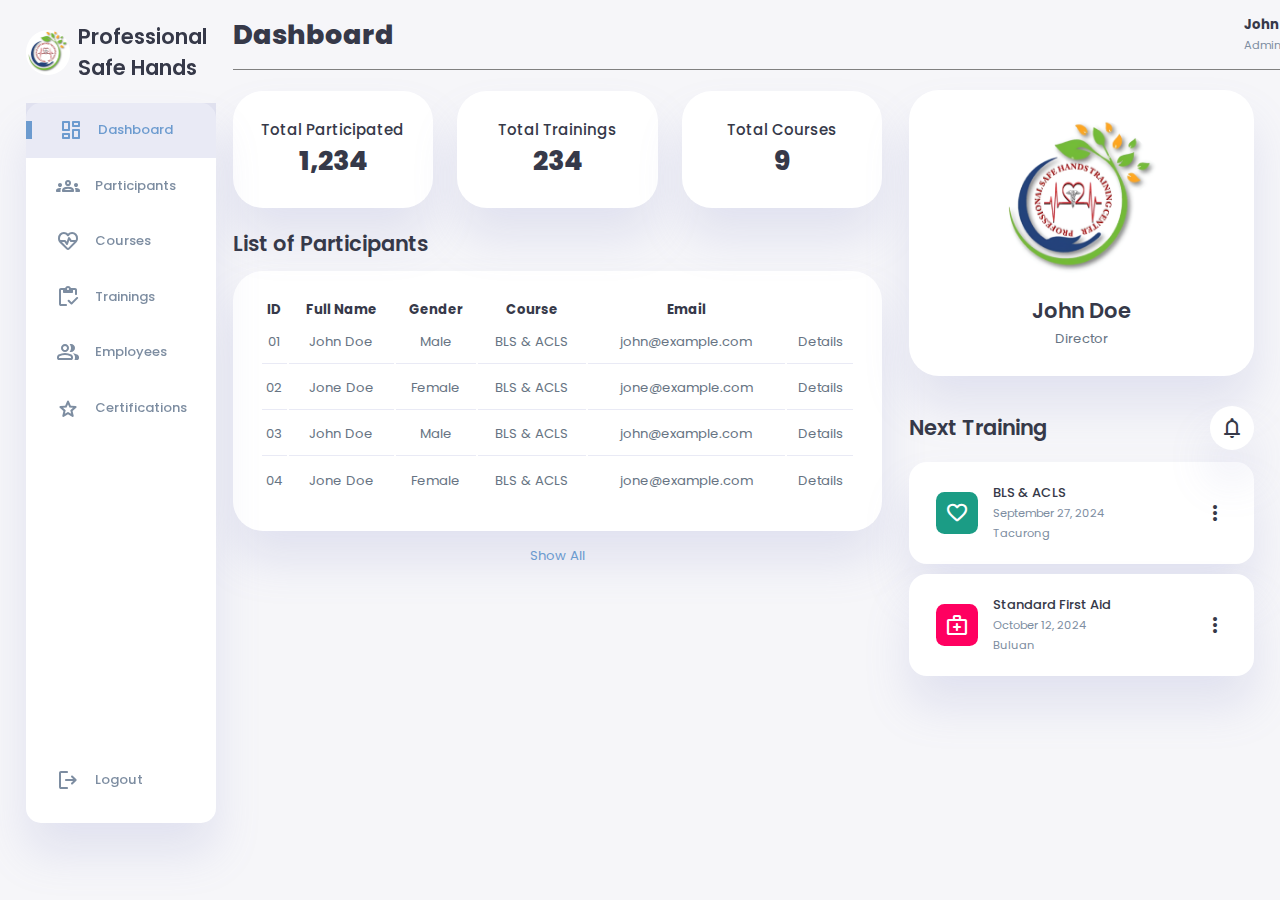
<file: index.html>
<!DOCTYPE html>
<html lang="en">
<head>
    <meta charset="UTF-8">
    <meta name="viewport" content="width=device-width, initial-scale=1.0">
    <link href="https://fonts.googleapis.com/css2?family=Material+Symbols+Rounded" rel="stylesheet" />
    <link rel="stylesheet" href="style.css">
    <title>Dashboard</title>
</head>
<body>
    <div class="container">
        <!-- Sidebar Section -->
        <aside>
            <div class="toggle">
                <div class="logo">
                    <img src="images/logo.png">
                    <h2>Professional Safe Hands</h2>
                </div>
                <div class="close" id="close-btn" >
                    <span class="material-symbols-rounded">
                        close
                        </span>
                </div>
            </div>

            <div class="sidebar">
                <a href="index.html" class="active">
                    <span class="material-symbols-rounded">
                        dashboard
                        </span>
                        <h3>Dashboard</h3>
                </a>
                <a href="participants.html">
                <span class="material-symbols-rounded">
                    groups
                    </span>
                        <h3>Participants</h3>
                </a>
                <a href="courses.html">
                    <span class="material-symbols-rounded">
                        ecg_heart
                        </span>
                        </span>
                            <h3>Courses</h3>
                    </a>
                <a href="trainings.html">
                    <span class="material-symbols-rounded">
                        inventory
                        </span>
                        <h3>Trainings</h3>
                </a>
                <a href="employees.html">
                    <span class="material-symbols-rounded">
                        group
                        </span>
                            <h3>Employees</h3>
                    </a>
                <a href="certifications.html">
                    <span class="material-symbols-rounded">
                        star
                        </span>
                            <h3>Certifications</h3>
                    </a>
                    <a href="#">
                        <span class="material-symbols-rounded">
                            logout
                            </span>
                        <h3>Logout</h3>
                    </a>
            </div>
        </aside>
        <!-- End of Sidebar Section -->

        <!-- Main Content -->
        <main>
            <div class="header">
                <h1>Dashboard</h1>
                <div class="nav">
                    <button id="menu-btn">
                        <span class="material-symbols-rounded">
                            menu
                            </span>
                    </button>
                    <!-- <div class="dark-mode">
                        <span class="material-symbols-rounded active">
                            light_mode
                            </span>
                        <span class="material-symbols-rounded">
                                dark_mode
                                </span>
                    </div> -->
    
                    <div class="profile">
                        <div class="info">
                            <p><b>John</b></p>
                            <small class="text-muted">Admin</small>
                        </div>
                    </div>
                </div>  
             </div>
            <!-- Analyze Section -->
            <div class="analyse">
                <div class="total-participated">
                    <div class="status">
                        <div class="info">
                            <h3>Total Participated</h3>
                            <h1>1,234</h1>
                        </div>
                    </div>
                </div>
                <div class="total-trainings">
                    <div class="status">
                        <div class="info">
                            <h3>Total Trainings</h3>
                            <h1>234</h1>
                        </div>
                        </div> 
                </div>
                <div class="total-courses">
                    <div class="status">
                        <div class="info">
                            <h3>Total Courses</h3>
                            <h1>9</h1>
                        </div>
                    </div> 
                </div>
            </div>
            <!-- End of Analyze Section -->

            <!-- List of Participants -->
            <div class="list-participants">
                <h2>List of Participants</h2>
                <table>
                    <thead>
                        <tr>
                            <th>ID</th>
                            <th>Full Name</th>
                            <th>Gender</th>
                            <th>Course</th>
                            <th>Email</th>
                            <th></th>
                        </tr>
                    </thead>
                    <tbody>
                        <tr>
                            <td>01</td>
                            <td>John Doe</td>
                            <td>Male</td>
                            <td>BLS & ACLS</td>
                            <td>john@example.com</td>
                            <td>Details</td>
                        </tr>
                        <tr></tr>
                            <td>02</td>
                            <td>Jone Doe</td>
                            <td>Female</td>
                            <td>BLS & ACLS</td>
                            <td>jone@example.com</td>
                            <td>Details</td>
                        </tr>
                        <tr></tr>
                            <td>03</td>
                            <td>John Doe</td>
                            <td>Male</td>
                            <td>BLS & ACLS</td>
                            <td>john@example.com</td>
                            <td>Details</td>
                        </tr>
                        <tr></tr>
                            <td>04</td>
                            <td>Jone Doe</td>
                            <td>Female</td>
                            <td>BLS & ACLS</td>
                            <td>jone@example.com</td>
                            <td>Details</td>
                        </tr>
                    </tbody>
                </table>
                <a href="#">Show All</a>
            </div>
            <!-- End List of Participants -->

        </main>
        <!-- End of Main -->

        <!-- Right Section -->

        <div class="right-section">
            <div class="user-profile">
                <div class="logo">
                    <img src="images/logo.png">
                    <h2>John Doe</h2>
                    <p>Director</p>
                </div>
            </div>

            <div class="next-training">
                <div class="header">
                    <h2>Next Training</h2>
                    <span class="material-symbols-rounded">
                        notifications
                        </span>
                </div>

                <div class="training">
                    <div class="icon">
                        <span class="material-symbols-rounded">
                            favorite
                            </span>
                    </div>
                    <div class="content">
                        <div class="info">
                            <h3>BLS & ACLS</h3>
                            <small class="text-muted">September 27, 2024</small>
                            <br>
                            <small class="text-muted">Tacurong</small>
                        </div>
                        <span class="material-symbols-rounded">
                            more_vert
                            </span>
                    </div>
                </div>

                <div class="training deactive">
                    <div class="icon">
                        <span class="material-symbols-rounded">
                            medical_services
                            </span>
                    </div>
                    <div class="content">
                        <div class="info">
                            <h3>Standard First Aid</h3>
                            <small class="text-muted">October 12, 2024</small>
                            <br>
                            <small class="text-muted">Buluan</small>
                        </div>
                        <span class="material-symbols-rounded">
                            more_vert
                            </span>
                    </div>
                </div>

            </div>
        </div>

    </div>
</body>
</html>
</file>
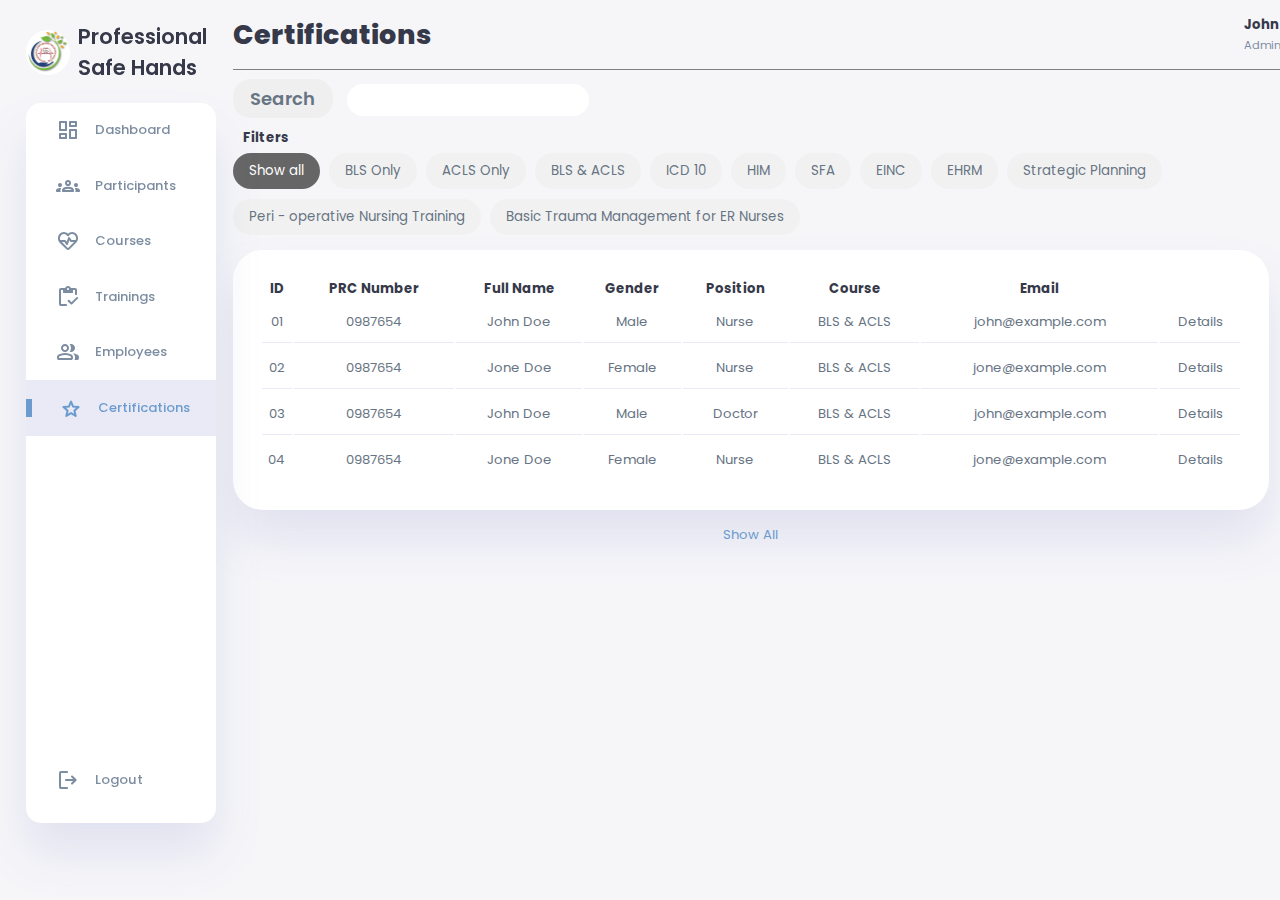
<file: certifications.html>
<!DOCTYPE html>
<html lang="en">
<head>
    <meta charset="UTF-8">
    <meta name="viewport" content="width=device-width, initial-scale=1.0">
    <link href="https://fonts.googleapis.com/css2?family=Material+Symbols+Rounded" rel="stylesheet" />
    <link rel="stylesheet" href="style.css">
    <link rel="stylesheet" href="participants.css">
    <title>Certifications</title>
</head>
<body>
    <div class="container">
        <!-- Sidebar Section -->
        <aside>
            <div class="toggle">
                <div class="logo">
                    <img src="images/logo.png">
                    <h2>Professional Safe Hands</h2>
                </div>
                <div class="close" id="close-btn" >
                    <span class="material-symbols-rounded">
                        close
                        </span>
                </div>
            </div>

            <div class="sidebar">
                <a href="index.html">
                    <span class="material-symbols-rounded">
                        dashboard
                        </span>
                        <h3>Dashboard</h3>
                </a>
                <a href="participants.html">
                <span class="material-symbols-rounded">
                    groups
                    </span>
                        <h3>Participants</h3>
                </a>
                <a href="courses.html">
                    <span class="material-symbols-rounded">
                        ecg_heart
                        </span>
                        </span>
                            <h3>Courses</h3>
                    </a>
                <a href="trainings.html">
                    <span class="material-symbols-rounded">
                        inventory
                        </span>
                        <h3>Trainings</h3>
                </a>
                <a href="employees.html">
                    <span class="material-symbols-rounded">
                        group
                        </span>
                            <h3>Employees</h3>
                    </a>
                <a href="certifications.html"  class="active">
                    <span class="material-symbols-rounded">
                        star
                        </span>
                            <h3>Certifications</h3>
                    </a>
                    <a href="#">
                        <span class="material-symbols-rounded">
                            logout
                            </span>
                        <h3>Logout</h3>
                    </a>
            </div>
        </aside>
        <!-- End of Sidebar Section -->

        <!-- Main Content -->
        
        <main>
            <!-- Header -->
            <div class="header">
                <h1>Certifications</h1>
                <div class="nav">
                    <button id="menu-btn">
                        <span class="material-symbols-rounded">
                            menu
                            </span>
                    </button>
                    <!-- <div class="dark-mode">
                        <span class="material-symbols-rounded active">
                            light_mode
                            </span>
                        <span class="material-symbols-rounded">
                                dark_mode
                                </span>
                    </div> -->
    
                    <div class="profile">
                        <div class="info">
                            <p><b>John</b></p>
                            <small class="text-muted">Admin</small>
                        </div>
                    </div>
                </div>  
             </div>

            <!-- List of Participants -->
            <div class="list-participants-participants">
                <div class="search-sort-container">
                    <div class="search-container">
                        <form action="#">
                            <button type="submit">Search</button>
                            <input type="text" name="search">
                        </form>
                      </div>
                      <div class="sort-container">
                        <!-- Add sort container in the future -->
                      </div>
                </div>
                  <h4 style="margin-left: 10px;">Filters</h4>
                  <div class="filter-container">
                    <button class="btn active" onclick="filterSelection('all')"> Show all</button>
                    <button class="btn" onclick="filterSelection('bls')"> BLS Only</button>
                    <button class="btn" onclick="filterSelection('acls')"> ACLS Only</button>
                    <button class="btn" onclick="filterSelection('blsalcs')"> BLS & ACLS</button>
                    <button class="btn" onclick="filterSelection('icd')"> ICD 10</button>
                    <button class="btn" onclick="filterSelection('him')"> HIM</button>
                    <button class="btn" onclick="filterSelection('sfa')"> SFA</button>
                    <button class="btn" onclick="filterSelection('einc')"> EINC</button>
                    <button class="btn" onclick="filterSelection('ehrm')"> EHRM</button>
                    <button class="btn" onclick="filterSelection('sp')"> Strategic Planning</button>
                    <button class="btn" onclick="filterSelection('po')"> Peri - operative Nursing Training</button>
                    <button class="btn" onclick="filterSelection('btm')"> Basic Trauma Management for ER Nurses</button>
                  </div>
                <table>
                    <thead>
                        <tr>
                            <th>ID</th>
                            <th>PRC Number</th>
                            <th>Full Name</th>
                            <th>Gender</th>
                            <th>Position</th>
                            <th>Course</th>
                            <th>Email</th>
                            <th></th>
                        </tr>
                    </thead>
                    <tbody>
                        <tr>
                            <td>01</td>
                            <td>0987654</td>
                            <td>John Doe</td>
                            <td>Male</td>
                            <td>Nurse</td>
                            <td>BLS & ACLS</td>
                            <td>john@example.com</td>
                            <td>Details</td>
                        </tr>
                        <tr></tr>
                            <td>02</td>
                            <td>0987654</td>
                            <td>Jone Doe</td>
                            <td>Female</td>
                            <td>Nurse</td>
                            <td>BLS & ACLS</td>
                            <td>jone@example.com</td>
                            <td>Details</td>
                        </tr>
                        <tr></tr>
                            <td>03</td>
                            <td>0987654</td>
                            <td>John Doe</td>
                            <td>Male</td>
                            <td>Doctor</td>
                            <td>BLS & ACLS</td>
                            <td>john@example.com</td>
                            <td>Details</td>
                        </tr>
                        <tr></tr>
                            <td>04</td>
                            <td>0987654</td>
                            <td>Jone Doe</td>
                            <td>Female</td>
                            <td>Nurse</td>
                            <td>BLS & ACLS</td>
                            <td>jone@example.com</td>
                            <td>Details</td>
                        </tr>
                    </tbody>
                </table>
                <a href="#">Show All</a>
            </div>
            <!-- End List of Participants -->

        </main>
        <!-- End of Main -->

    </div>
</body>
</html>
</file>
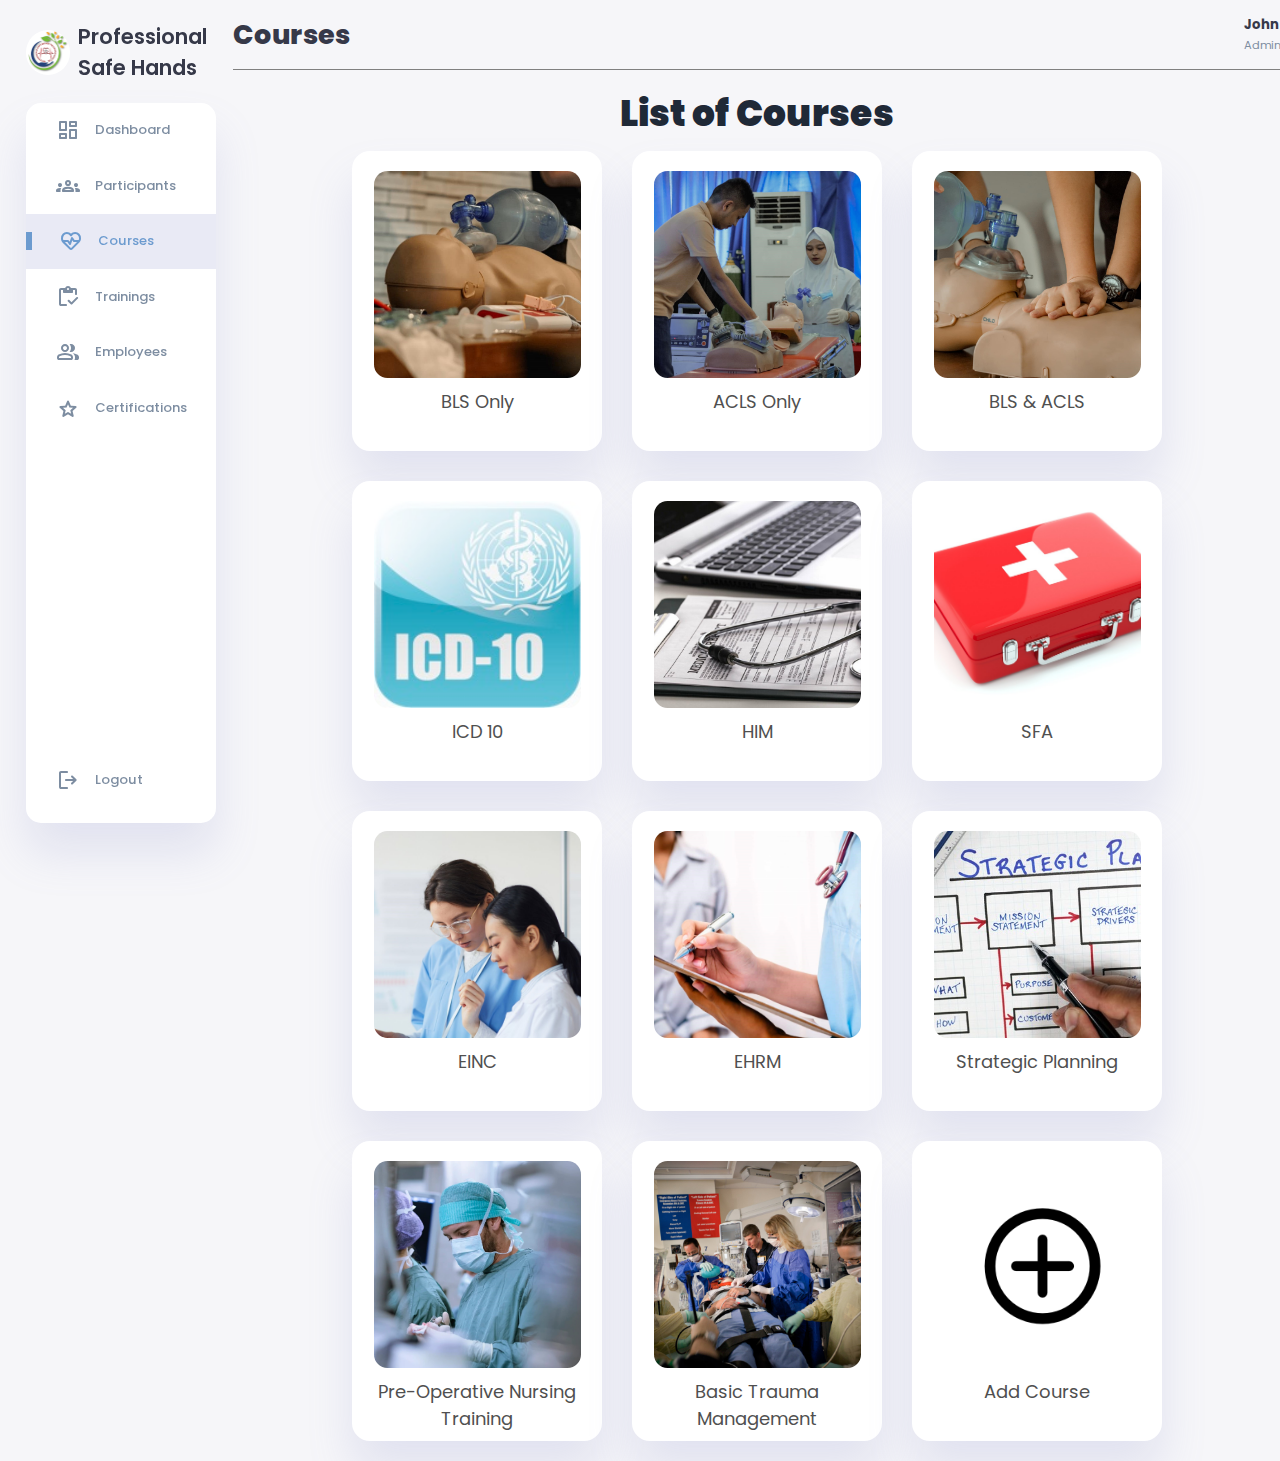
<file: courses.html>
<!DOCTYPE html>
<html lang="en">
<head>
    <meta charset="UTF-8">
    <meta name="viewport" content="width=device-width, initial-scale=1.0">
    <link href="https://fonts.googleapis.com/css2?family=Material+Symbols+Rounded" rel="stylesheet" />
    <link rel="stylesheet" href="style.css">
    <link rel="stylesheet" href="courses.css">
    <title>Courses</title>
</head>
<body>
    <div class="container">
        <!-- Sidebar Section -->
        <aside>
            <div class="toggle">
                <div class="logo">
                    <img src="images/logo.png">
                    <h2>Professional Safe Hands</h2>
                </div>
                <div class="close" id="close-btn" >
                    <span class="material-symbols-rounded">
                        close
                        </span>
                </div>
            </div>

            <div class="sidebar">
                <a href="index.html">
                    <span class="material-symbols-rounded">
                        dashboard
                        </span>
                        <h3>Dashboard</h3>
                </a>
                <a href="participants.html">
                <span class="material-symbols-rounded">
                    groups
                    </span>
                        <h3>Participants</h3>
                </a>
                <a href="courses.html"  class="active">
                    <span class="material-symbols-rounded">
                        ecg_heart
                        </span>
                        </span>
                            <h3>Courses</h3>
                    </a>
                <a href="trainings.html">
                    <span class="material-symbols-rounded">
                        inventory
                        </span>
                        <h3>Trainings</h3>
                </a>
                <a href="employees.html">
                    <span class="material-symbols-rounded">
                        group
                        </span>
                            <h3>Employees</h3>
                    </a>
                <a href="certifications.html">
                    <span class="material-symbols-rounded">
                        star
                        </span>
                            <h3>Certifications</h3>
                    </a>
                    <a href="#">
                        <span class="material-symbols-rounded">
                            logout
                            </span>
                        <h3>Logout</h3>
                    </a>
            </div>
        </aside>
        <!-- End of Sidebar Section -->

        <!-- Main Content -->
        
        <main>
            <!-- Header -->
            <div class="header">
                <h1>Courses</h1>
                <div class="nav">
                    <button id="menu-btn">
                        <span class="material-symbols-rounded">
                            menu
                            </span>
                    </button>
                    <!-- <div class="dark-mode">
                        <span class="material-symbols-rounded active">
                            light_mode
                            </span>
                        <span class="material-symbols-rounded">
                                dark_mode
                                </span>
                    </div> -->
    
                    <div class="profile">
                        <div class="info">
                            <p><b>John</b></p>
                            <small class="text-muted">Admin</small>
                        </div>
                    </div>
                </div>  
             </div>

            <!-- List of Courses -->
            <div class="course-section">
                <div class="course-container">
                    <h2 class="course-header">List of Courses</h2>
                    <div class="course-gallery">
                        <div class="course-card">
                            <img class="course-img" src="images/bls.jpg">       
                            <p class="course-text">BLS Only</p>          
                        </div>
                        <div class="course-card">
                            <img class="course-img" src="images/acls.jpg">
                            <p class="course-text">ACLS Only</p>
                        </div>
                        <div class="course-card">
                            <img class="course-img" src="images/blsacls.jpg">
                            <p class="course-text">BLS & ACLS</p>
                        </div>
                        <div class="course-card">
                            <img class="course-img" src="images/icd10.jpeg" >
                            <p class="course-text">ICD 10</p>
                        </div>
                        <div class="course-card">
                            <img class="course-img" src="images/him.jpg">
                            <p class="course-text">HIM</p>
                        </div>
                        <div class="course-card">
                            <img class="course-img" src="images/first-aid.jpg">
                            <p class="course-text">SFA</p>
                        </div>
                        <div class="course-card">
                            <img class="course-img" src="images/einc.jpg">
                            <p class="course-text">EINC</p>
                        </div>
                        <div class="course-card">
                            <img class="course-img" src="images/ehrm.jpg" >
                            <p class="course-text">EHRM</p>
                        </div>
                        <div class="course-card">
                            <img class="course-img" src="images/strategicplanning.jpg" >
                            <p class="course-text">Strategic Planning</p>
                        </div>
                        <div class="course-card">
                            <img class="course-img" src="images/perioperative2.jpg" >
                            <p class="course-text">Pre-Operative Nursing Training</p>
                        </div>
                        <div class="course-card">
                            <img class="course-img" src="images/trauma.jpg" >
                            <p class="course-text">Basic Trauma Management</p>
                        </div>
                        <div class="course-card">
                            <img class="course-img" src="images/add.png" >
                            <p class="course-text">Add Course</p>
                        </div>
                    </div>
             </div>
            <!-- End List of Courses -->

        </main>
        <!-- End of Main -->

    </div>
</body>
</html>
</file>
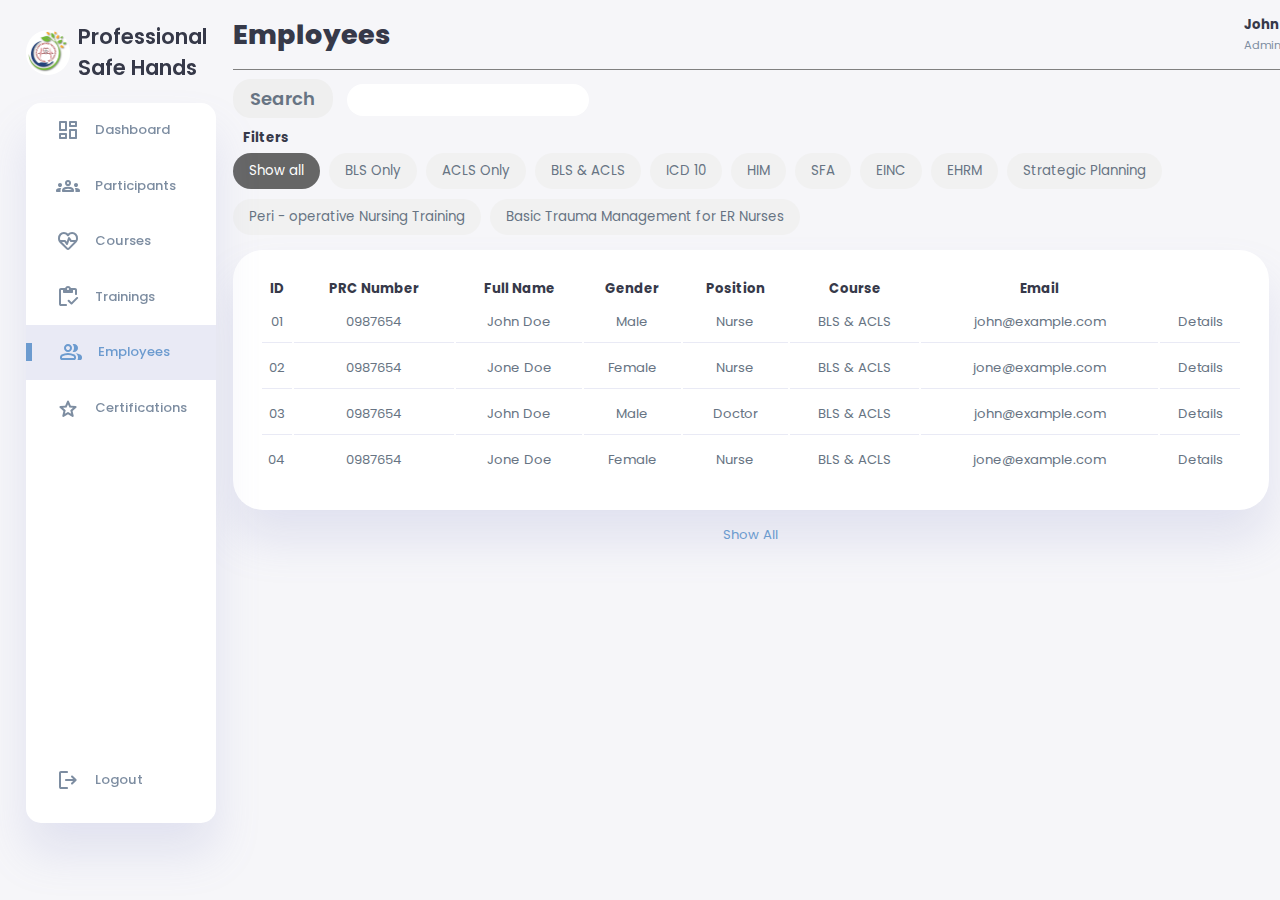
<file: employees.html>
<!DOCTYPE html>
<html lang="en">
<head>
    <meta charset="UTF-8">
    <meta name="viewport" content="width=device-width, initial-scale=1.0">
    <link href="https://fonts.googleapis.com/css2?family=Material+Symbols+Rounded" rel="stylesheet" />
    <link rel="stylesheet" href="style.css">
    <link rel="stylesheet" href="participants.css">
    <title>Employees</title>
</head>
<body>
    <div class="container">
        <!-- Sidebar Section -->
        <aside>
            <div class="toggle">
                <div class="logo">
                    <img src="images/logo.png">
                    <h2>Professional Safe Hands</h2>
                </div>
                <div class="close" id="close-btn" >
                    <span class="material-symbols-rounded">
                        close
                        </span>
                </div>
            </div>

            <div class="sidebar">
                <a href="index.html">
                    <span class="material-symbols-rounded">
                        dashboard
                        </span>
                        <h3>Dashboard</h3>
                </a>
                <a href="participants.html">
                <span class="material-symbols-rounded">
                    groups
                    </span>
                        <h3>Participants</h3>
                </a>
                <a href="courses.html">
                    <span class="material-symbols-rounded">
                        ecg_heart
                        </span>
                        </span>
                            <h3>Courses</h3>
                    </a>
                <a href="trainings.html">
                    <span class="material-symbols-rounded">
                        inventory
                        </span>
                        <h3>Trainings</h3>
                </a>
                <a href="employees.html"  class="active">
                    <span class="material-symbols-rounded">
                        group
                        </span>
                            <h3>Employees</h3>
                    </a>
                <a href="certifications.html">
                    <span class="material-symbols-rounded">
                        star
                        </span>
                            <h3>Certifications</h3>
                    </a>
                    <a href="#">
                        <span class="material-symbols-rounded">
                            logout
                            </span>
                        <h3>Logout</h3>
                    </a>
            </div>
        </aside>
        <!-- End of Sidebar Section -->

        <!-- Main Content -->
        
        <main>
            <!-- Header -->
            <div class="header">
                <h1>Employees</h1>
                <div class="nav">
                    <button id="menu-btn">
                        <span class="material-symbols-rounded">
                            menu
                            </span>
                    </button>
                    <!-- <div class="dark-mode">
                        <span class="material-symbols-rounded active">
                            light_mode
                            </span>
                        <span class="material-symbols-rounded">
                                dark_mode
                                </span>
                    </div> -->
    
                    <div class="profile">
                        <div class="info">
                            <p><b>John</b></p>
                            <small class="text-muted">Admin</small>
                        </div>
                    </div>
                </div>  
             </div>

            <!-- List of Participants -->
            <div class="list-participants-participants">
                <div class="search-sort-container">
                    <div class="search-container">
                        <form action="#">
                            <button type="submit">Search</button>
                            <input type="text" name="search">
                        </form>
                      </div>
                      <div class="sort-container">
                        <!-- Add sort container in the future -->
                      </div>
                </div>
                  <h4 style="margin-left: 10px;">Filters</h4>
                  <div class="filter-container">
                    <button class="btn active" onclick="filterSelection('all')"> Show all</button>
                    <button class="btn" onclick="filterSelection('bls')"> BLS Only</button>
                    <button class="btn" onclick="filterSelection('acls')"> ACLS Only</button>
                    <button class="btn" onclick="filterSelection('blsalcs')"> BLS & ACLS</button>
                    <button class="btn" onclick="filterSelection('icd')"> ICD 10</button>
                    <button class="btn" onclick="filterSelection('him')"> HIM</button>
                    <button class="btn" onclick="filterSelection('sfa')"> SFA</button>
                    <button class="btn" onclick="filterSelection('einc')"> EINC</button>
                    <button class="btn" onclick="filterSelection('ehrm')"> EHRM</button>
                    <button class="btn" onclick="filterSelection('sp')"> Strategic Planning</button>
                    <button class="btn" onclick="filterSelection('po')"> Peri - operative Nursing Training</button>
                    <button class="btn" onclick="filterSelection('btm')"> Basic Trauma Management for ER Nurses</button>
                  </div>
                <table>
                    <thead>
                        <tr>
                            <th>ID</th>
                            <th>PRC Number</th>
                            <th>Full Name</th>
                            <th>Gender</th>
                            <th>Position</th>
                            <th>Course</th>
                            <th>Email</th>
                            <th></th>
                        </tr>
                    </thead>
                    <tbody>
                        <tr>
                            <td>01</td>
                            <td>0987654</td>
                            <td>John Doe</td>
                            <td>Male</td>
                            <td>Nurse</td>
                            <td>BLS & ACLS</td>
                            <td>john@example.com</td>
                            <td>Details</td>
                        </tr>
                        <tr></tr>
                            <td>02</td>
                            <td>0987654</td>
                            <td>Jone Doe</td>
                            <td>Female</td>
                            <td>Nurse</td>
                            <td>BLS & ACLS</td>
                            <td>jone@example.com</td>
                            <td>Details</td>
                        </tr>
                        <tr></tr>
                            <td>03</td>
                            <td>0987654</td>
                            <td>John Doe</td>
                            <td>Male</td>
                            <td>Doctor</td>
                            <td>BLS & ACLS</td>
                            <td>john@example.com</td>
                            <td>Details</td>
                        </tr>
                        <tr></tr>
                            <td>04</td>
                            <td>0987654</td>
                            <td>Jone Doe</td>
                            <td>Female</td>
                            <td>Nurse</td>
                            <td>BLS & ACLS</td>
                            <td>jone@example.com</td>
                            <td>Details</td>
                        </tr>
                    </tbody>
                </table>
                <a href="#">Show All</a>
            </div>
            <!-- End List of Participants -->

        </main>
        <!-- End of Main -->

    </div>
</body>
</html>
</file>
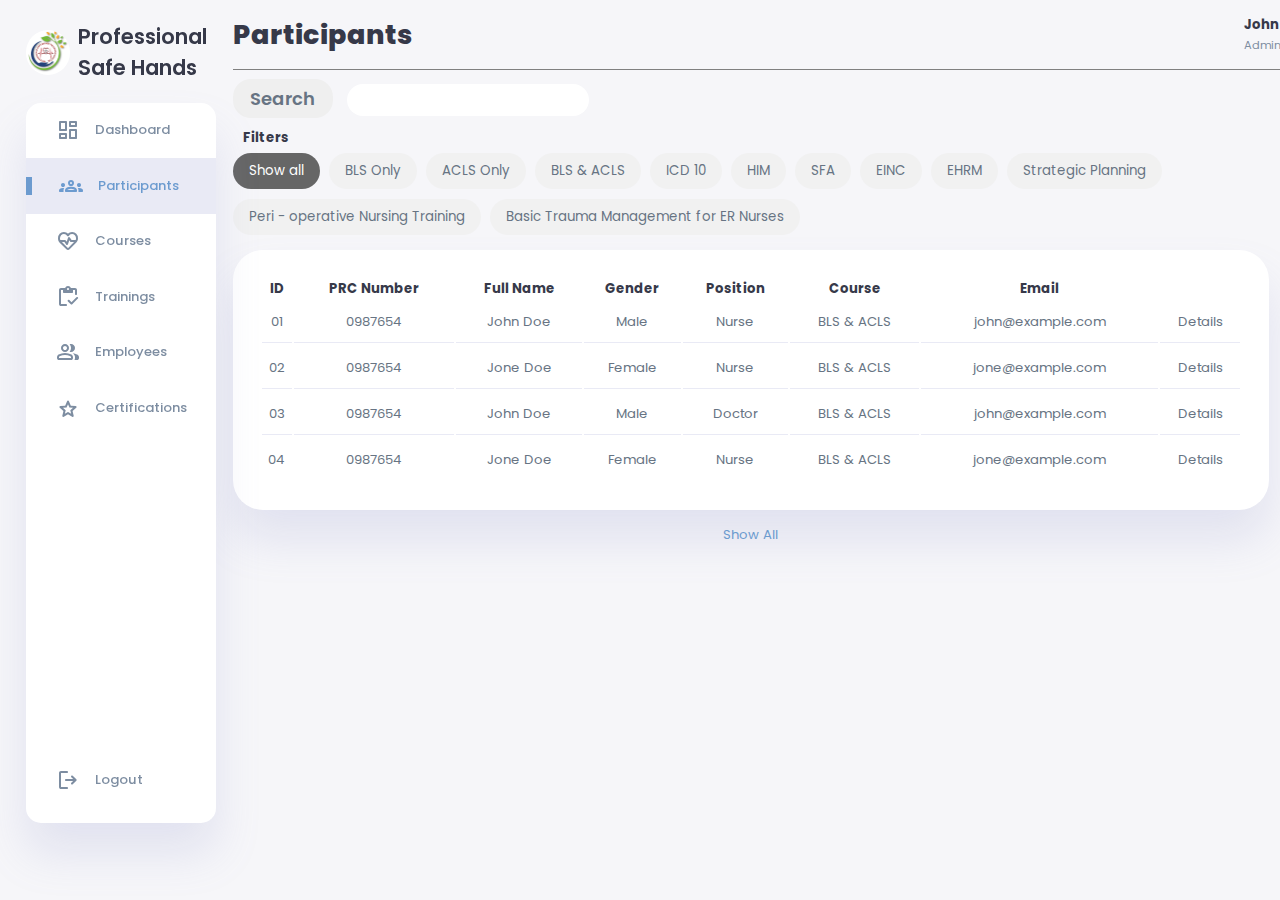
<file: participants.html>
<!DOCTYPE html>
<html lang="en">
<head>
    <meta charset="UTF-8">
    <meta name="viewport" content="width=device-width, initial-scale=1.0">
    <link href="https://fonts.googleapis.com/css2?family=Material+Symbols+Rounded" rel="stylesheet" />
    <link rel="stylesheet" href="style.css">
    <link rel="stylesheet" href="participants.css">
    <title>Participants</title>
</head>
<body>
    <div class="container">
        <!-- Sidebar Section -->
        <aside>
            <div class="toggle">
                <div class="logo">
                    <img src="images/logo.png">
                    <h2>Professional Safe Hands</h2>
                </div>
                <div class="close" id="close-btn" >
                    <span class="material-symbols-rounded">
                        close
                        </span>
                </div>
            </div>

            <div class="sidebar">
                <a href="index.html">
                    <span class="material-symbols-rounded">
                        dashboard
                        </span>
                        <h3>Dashboard</h3>
                </a>
                <a href="participants.html" class="active">
                <span class="material-symbols-rounded">
                    groups
                    </span>
                        <h3>Participants</h3>
                </a>
                <a href="courses.html">
                    <span class="material-symbols-rounded">
                        ecg_heart
                        </span>
                        </span>
                            <h3>Courses</h3>
                    </a>
                <a href="trainings.html">
                    <span class="material-symbols-rounded">
                        inventory
                        </span>
                        <h3>Trainings</h3>
                </a>
                <a href="employees.html">
                    <span class="material-symbols-rounded">
                        group
                        </span>
                            <h3>Employees</h3>
                    </a>
                <a href="certifications.html">
                    <span class="material-symbols-rounded">
                        star
                        </span>
                            <h3>Certifications</h3>
                    </a>
                    <a href="#">
                        <span class="material-symbols-rounded">
                            logout
                            </span>
                        <h3>Logout</h3>
                    </a>
            </div>
        </aside>
        <!-- End of Sidebar Section -->

        <!-- Main Content -->
        
        <main>
            <!-- Header -->
            <div class="header">
                <h1>Participants</h1>
                <div class="nav">
                    <button id="menu-btn">
                        <span class="material-symbols-rounded">
                            menu
                            </span>
                    </button>
                    <!-- <div class="dark-mode">
                        <span class="material-symbols-rounded active">
                            light_mode
                            </span>
                        <span class="material-symbols-rounded">
                                dark_mode
                                </span>
                    </div> -->
    
                    <div class="profile">
                        <div class="info">
                            <p><b>John</b></p>
                            <small class="text-muted">Admin</small>
                        </div>
                    </div>
                </div>  
             </div>

            <!-- List of Participants -->
            <div class="list-participants-participants">
                <div class="search-sort-container">
                    <div class="search-container">
                        <form action="#">
                            <button type="submit">Search</button>
                            <input type="text" name="search">
                        </form>
                      </div>
                      <div class="sort-container">
                        <!-- Add sort container in the future -->
                      </div>
                </div>
                  <h4 style="margin-left: 10px;">Filters</h4>
                  <div class="filter-container">
                    <button class="btn active" onclick="filterSelection('all')"> Show all</button>
                    <button class="btn" onclick="filterSelection('bls')"> BLS Only</button>
                    <button class="btn" onclick="filterSelection('acls')"> ACLS Only</button>
                    <button class="btn" onclick="filterSelection('blsalcs')"> BLS & ACLS</button>
                    <button class="btn" onclick="filterSelection('icd')"> ICD 10</button>
                    <button class="btn" onclick="filterSelection('him')"> HIM</button>
                    <button class="btn" onclick="filterSelection('sfa')"> SFA</button>
                    <button class="btn" onclick="filterSelection('einc')"> EINC</button>
                    <button class="btn" onclick="filterSelection('ehrm')"> EHRM</button>
                    <button class="btn" onclick="filterSelection('sp')"> Strategic Planning</button>
                    <button class="btn" onclick="filterSelection('po')"> Peri - operative Nursing Training</button>
                    <button class="btn" onclick="filterSelection('btm')"> Basic Trauma Management for ER Nurses</button>
                  </div>
                <table>
                    <thead>
                        <tr>
                            <th>ID</th>
                            <th>PRC Number</th>
                            <th>Full Name</th>
                            <th>Gender</th>
                            <th>Position</th>
                            <th>Course</th>
                            <th>Email</th>
                            <th></th>
                        </tr>
                    </thead>
                    <tbody>
                        <tr>
                            <td>01</td>
                            <td>0987654</td>
                            <td>John Doe</td>
                            <td>Male</td>
                            <td>Nurse</td>
                            <td>BLS & ACLS</td>
                            <td>john@example.com</td>
                            <td>Details</td>
                        </tr>
                        <tr></tr>
                            <td>02</td>
                            <td>0987654</td>
                            <td>Jone Doe</td>
                            <td>Female</td>
                            <td>Nurse</td>
                            <td>BLS & ACLS</td>
                            <td>jone@example.com</td>
                            <td>Details</td>
                        </tr>
                        <tr></tr>
                            <td>03</td>
                            <td>0987654</td>
                            <td>John Doe</td>
                            <td>Male</td>
                            <td>Doctor</td>
                            <td>BLS & ACLS</td>
                            <td>john@example.com</td>
                            <td>Details</td>
                        </tr>
                        <tr></tr>
                            <td>04</td>
                            <td>0987654</td>
                            <td>Jone Doe</td>
                            <td>Female</td>
                            <td>Nurse</td>
                            <td>BLS & ACLS</td>
                            <td>jone@example.com</td>
                            <td>Details</td>
                        </tr>
                    </tbody>
                </table>
                <a href="#">Show All</a>
            </div>
            <!-- End List of Participants -->

        </main>
        <!-- End of Main -->

    </div>
</body>
</html>
</file>
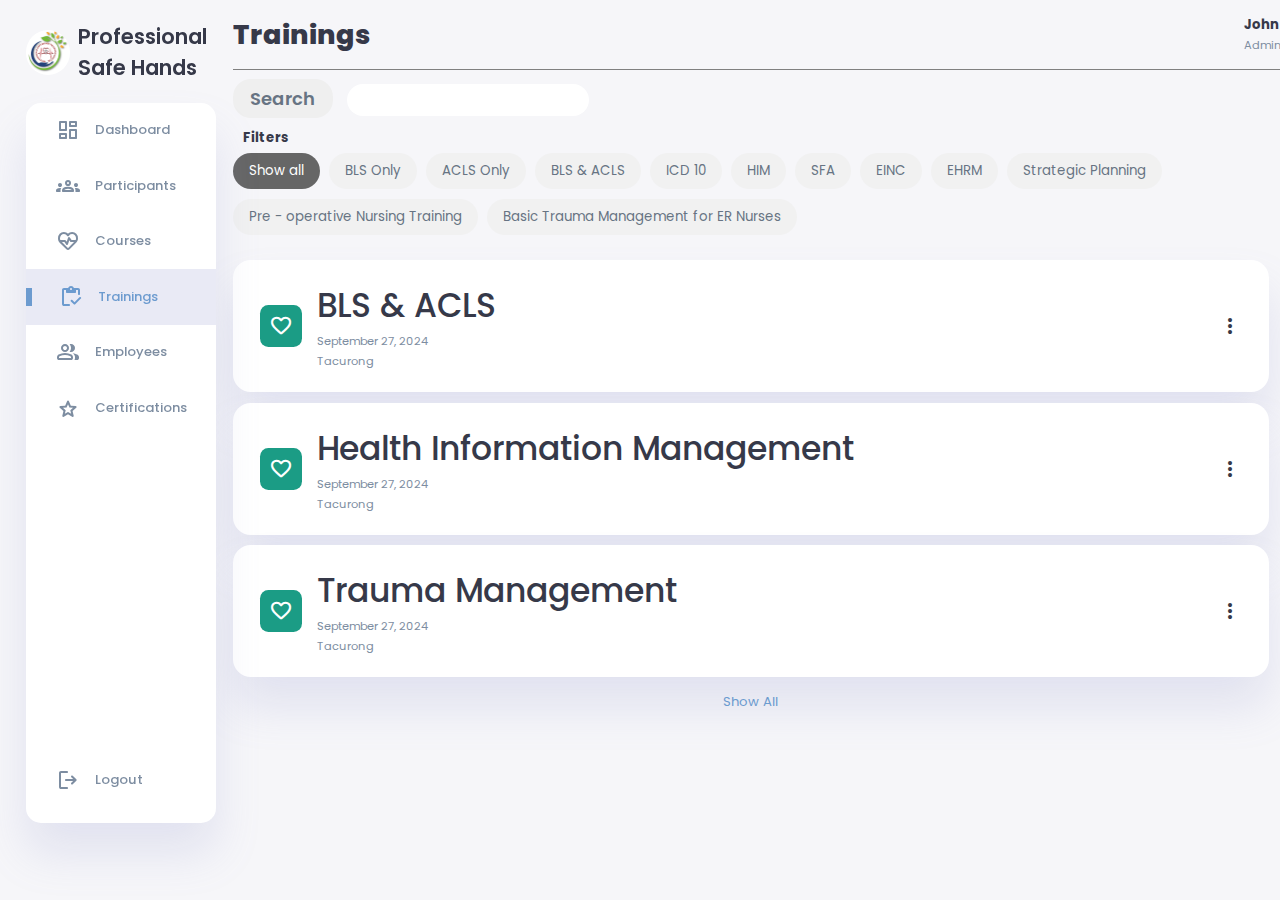
<file: trainings.html>
<!DOCTYPE html>
<html lang="en">
<head>
    <meta charset="UTF-8">
    <meta name="viewport" content="width=device-width, initial-scale=1.0">
    <link href="https://fonts.googleapis.com/css2?family=Material+Symbols+Rounded" rel="stylesheet" />
    <link rel="stylesheet" href="style.css">
    <link rel="stylesheet" href="participants.css">
    <link rel="stylesheet" href="trainings.css">
    <title>Trainings</title>
</head>
<body>
    <div class="container">
        <!-- Sidebar Section -->
        <aside>
            <div class="toggle">
                <div class="logo">
                    <img src="images/logo.png">
                    <h2>Professional Safe Hands</h2>
                </div>
                <div class="close" id="close-btn" >
                    <span class="material-symbols-rounded">
                        close
                        </span>
                </div>
            </div>

            <div class="sidebar">
                <a href="index.html">
                    <span class="material-symbols-rounded">
                        dashboard
                        </span>
                        <h3>Dashboard</h3>
                </a>
                <a href="participants.html">
                <span class="material-symbols-rounded">
                    groups
                    </span>
                        <h3>Participants</h3>
                </a>
                <a href="courses.html">
                    <span class="material-symbols-rounded">
                        ecg_heart
                        </span>
                        </span>
                            <h3>Courses</h3>
                    </a>
                <a href="trainings.html"  class="active">
                    <span class="material-symbols-rounded">
                        inventory
                        </span>
                        <h3>Trainings</h3>
                </a>
                <a href="employees.html">
                    <span class="material-symbols-rounded">
                        group
                        </span>
                            <h3>Employees</h3>
                    </a>
                <a href="certifications.html">
                    <span class="material-symbols-rounded">
                        star
                        </span>
                            <h3>Certifications</h3>
                    </a>
                    <a href="#">
                        <span class="material-symbols-rounded">
                            logout
                            </span>
                        <h3>Logout</h3>
                    </a>
            </div>
        </aside>
        <!-- End of Sidebar Section -->

        <!-- Main Content -->
        
        <main>
            <!-- Header -->
            <div class="header">
                <h1>Trainings</h1>
                <div class="nav">
                    <button id="menu-btn">
                        <span class="material-symbols-rounded">
                            menu
                            </span>
                    </button>
                    <!-- <div class="dark-mode">
                        <span class="material-symbols-rounded active">
                            light_mode
                            </span>
                        <span class="material-symbols-rounded">
                                dark_mode
                                </span>
                    </div> -->
    
                    <div class="profile">
                        <div class="info">
                            <p><b>John</b></p>
                            <small class="text-muted">Admin</small>
                        </div>
                    </div>
                </div>  
             </div>

            <!-- List of Participants -->
            <div class="list-participants-participants">
                <div class="search-sort-container">
                    <div class="search-container">
                        <form action="#">
                            <button type="submit">Search</button>
                            <input type="text" name="search">
                        </form>
                      </div>
                      <div class="sort-container">
                        <!-- Add sort container in the future -->
                      </div>
                </div>
                  <h4 style="margin-left: 10px;">Filters</h4>
                  <div class="filter-container">
                    <button class="btn active" onclick="filterSelection('all')"> Show all</button>
                    <button class="btn" onclick="filterSelection('bls')"> BLS Only</button>
                    <button class="btn" onclick="filterSelection('acls')"> ACLS Only</button>
                    <button class="btn" onclick="filterSelection('blsalcs')"> BLS & ACLS</button>
                    <button class="btn" onclick="filterSelection('icd')"> ICD 10</button>
                    <button class="btn" onclick="filterSelection('him')"> HIM</button>
                    <button class="btn" onclick="filterSelection('sfa')"> SFA</button>
                    <button class="btn" onclick="filterSelection('einc')"> EINC</button>
                    <button class="btn" onclick="filterSelection('ehrm')"> EHRM</button>
                    <button class="btn" onclick="filterSelection('sp')"> Strategic Planning</button>
                    <button class="btn" onclick="filterSelection('po')"> Pre - operative Nursing Training</button>
                    <button class="btn" onclick="filterSelection('btm')"> Basic Trauma Management for ER Nurses</button>
                </div>
                <br>
                    <div class="training">
                        <div class="icon">
                            <span class="material-symbols-rounded">
                                favorite
                                </span>
                        </div>
                        <div class="content">
                            <div class="info">
                                <h3>BLS & ACLS</h3>
                                <small class="text-muted">September 27, 2024</small>
                                <br>
                                <small class="text-muted">Tacurong</small>
                            </div>
                            <span class="material-symbols-rounded">
                                more_vert
                                </span>
                        </div>
                    </div>
                
                <div class="training">
                    <div class="icon">
                        <span class="material-symbols-rounded">
                            favorite
                            </span>
                    </div>
                    <div class="content">
                        <div class="info">
                            <h3>Health Information Management</h3>
                            <small class="text-muted">September 27, 2024</small>
                            <br>
                            <small class="text-muted">Tacurong</small>
                        </div>
                        <span class="material-symbols-rounded">
                            more_vert
                            </span>
                    </div>
                </div>
                <div class="training">
                    <div class="icon">
                        <span class="material-symbols-rounded">
                            favorite
                            </span>
                    </div>
                    <div class="content">
                        <div class="info">
                            <h3>Trauma Management</h3>
                            <small class="text-muted">September 27, 2024</small>
                            <br>
                            <small class="text-muted">Tacurong</small>
                        </div>
                        <span class="material-symbols-rounded">
                            more_vert
                            </span>
                    </div>
                </div>
                <a href="#">Show All</a>
            </div>
            <!-- End List of Participants -->

        </main>
        <!-- End of Main -->

    </div>
</body>
</html>
</file>
<file: style.css>
@import url('https://fonts.googleapis.com/css2?family=Poppins:wght@300;400;500;600;700;800&display=swap');

:root{
    --color-primary: #6C9BCF;
    --color-danger: #FF0060;
    --color-success: #1B9C85;
    --color-warning: #F7D060;
    --color-white: #fff;
    --color-info-dark: #7d8da1;
    --color-dark: #363949;
    --color-light: rgba(132, 139, 200, 0.18);
    --color-dark-variant: #677483;
    --color-background: #f6f6f9;

    --card-border-radius: 2rem;
    --border-radius-1: 0.4rem;
    --border-radius-2: 1.2rem;

    --card-padding: 1.8rem;
    --padding-1: 1.2rem;

    --box-shadow: 0 2rem 3rem var(--color-light);
}

.dark-mode-variables{
    --color-background: #181a1e;
    --color-white: #202528;
    --color-dark: #edeffd;
    --color-dark-variant: #a3bdcc;
    --color-light: rgba(0, 0, 0, 0.4);
    --box-shadow: 0 2rem 3rem var(--color-light);
}

body::-webkit-scrollbar {
    display: none;
  }

*{
    margin: 0;
    padding: 0;
    outline: 0;
    appearance: 0;
    border: 0;
    text-decoration: none;
    box-sizing: border-box;
}

html {
    font-size: 15px;
}

body {
    width: 100vw;
    height: 100vh;
    font-family: 'Poppins', sans-serif;
    font-size: 0.88rem;
    user-select: none;
    overflow-x: hidden;
    color: var(--color-dark);
    background-color: var(--color-background);
}

a {
    color: var(--color-dark);
}

img {
    display: block;
    width: 100%;
    object-fit: cover;
}

h1 {
    font-weight: 800;
    font-size: 1.8rem;
}

h2 {
    font-weight: 600;
    font-size: 1.4rem;
}

h3 {
    font-weight: 500;
    font-size: 0.87rem;
}

small {
    font-size: 0.76rem;
}

p {
    color: var(--color-dark-variant);
}

b {
    color: var(--color-dark);
}

.text-muted {
    color: var(--color-info-dark);
}

.primary {
    color: var(--color-primary);
}

.danger {
    color: var(--color-danger);
}

.succes {
    color: var(--color-success);
}

.warning {
    color: var(--color-warning);
}

.container {
    position: relative;
    display: grid;
    width: 96%;
    margin: 0 auto;
    gap: 1.8rem;
    grid-template-columns: 12rem auto 23rem;
}

aside {
    height: 100vh;
}

aside .toggle {
    display: flex;
    align-items: center;
    justify-content: space-between;
    margin-top: 1.4rem;
    position: fixed;
    width: 90px;
}

aside .toggle .logo{
    display: flex;
    align-items: center;
    gap: 0.5rem;
}

aside .toggle .logo img {
    width: 3rem;
    height: 3rem;
    border-radius: 50%;
}

aside .toggle .close {
    padding-right: 1rem;
    display: none;
}

aside .sidebar {
    display: flex;
    flex-direction: column;
    background-color: var(--color-white);
    box-shadow: var(--box-shadow);
    border-radius: 15px;
    height: 80vh;
    width: 190px;
    margin-top: 80px;
    position: fixed;
    top: 1.5rem;
    transition: all 0.3s ease;
}

aside .sidebar:hover {
    box-shadow: none;
}

aside .sidebar a {
    display: flex;
    align-items: center;
    color: var(--color-info-dark);
    height: 3.7rem;
    gap: 1rem;
    position: relative;
    margin-left: 2rem;
    transition: all 0.3s ease;
}

aside .sidebar a span {
    font-size: 1.6rem;
    transition: all 0.3s ease;
}

aside .sidebar a:last-child {
    position: absolute;
    bottom: 1rem;
    width: 100%;
}

aside .sidebar a.active {
    width: 100%;
    color: var(--color-primary);
    background-color: var(--color-light);
    margin-left: 0;
}

aside .sidebar a.active::before {
    content: '';
    width: 6px;
    height: 18px;
    background-color: var(--color-primary);
}

aside .sidebar a.active span {
    color: var(--color-primary);
    margin-left: calc(1rem - 3px);
}

aside .sidebar a:hover {
    color: var(--color-primary);
}

aside .sidebar a:hover span {
    margin-left: 0.6rem;
}

/* Main Content Style */
main .header {
    overflow: hidden;
    position: fixed;
    top: 0;
    width: 82vw;
    background-color: #f6f6f9;
    height: 70px;
    display: flex;
    align-items: center;
    justify-content: space-between;
    border-bottom: 1px solid gray;
}

.header .nav button {
    display: none;
}


main {
    margin-top: 1.4rem;
}

main .analyse {
    display: grid;
    grid-template-columns: repeat(3, 1fr);
    gap: 1.6rem;
    margin-top: 55px;
}

main .analyse > div {
    background-color: var(--color-white);
    padding: var(--card-padding);
    border-radius: var(--card-border-radius);
    margin-top: 1rem;
    box-shadow: var(--box-shadow);
    cursor: pointer;
    text-align: center;
    transition: all 0.3s ease;
}

main .analyse > div:hover {
    box-shadow: none;
}

main .analyse h3 {
    font-size: 1rem;
}

/* List of Participants Style */

main .list-participants {
    margin-top: 1.3rem;
}

main .list-participants h2 {
    margin-bottom: 0.8rem;
}

main .list-participants table {
    background-color: var(--color-white);
    width: 100%;
    padding: var(--card-padding);
    text-align: center;
    box-shadow: var(--box-shadow);
    border-radius: var(--card-border-radius);
    transition: all 0.3s ease;
}

main .list-participants table:hover {
    box-shadow: none;
}

main table tbody td {
    height: 2.8rem;
    border-bottom: 1px solid var(--color-light);
    color: var(--color-dark-variant);
}

main table tbody tr:last-child td {
    border: none;
}

main .list-participants a {
    text-align: center;
    display: block;
    margin: 1rem auto;
    color: var(--color-primary);
}

/* Right Section Style */

.right-section {
    margin-top: 75px;
}

.right-section .nav {
    display: flex;
    justify-content: end;
    gap: 2rem;
}

.right-section .nav button {
    display: none;
}

.right-section .dark-mode {
    background-color: var(--color-light);
    display: flex;
    justify-content: space-between;
    align-items: center;
    height: 1.6rem;
    width: 4.2rem;
    cursor: pointer;
    border-radius: var(--border-radius-1);
}

.right-section .dark-mode span {
    font-size: 1.2rem;
    width: 50%;
    height: 100%;
    display: flex;
    align-items: center;
    justify-content: center;
}

.right-section .dark-mode span.active {
    background-color: var(--color-primary);
    color: white;
    border-radius: var(--border-radius-1);
}

.right-section .user-profile {
    display: flex;
    justify-content: center;
    text-align: center;
    margin-top: 1rem;
    background-color: var(--color-white);
    padding: var(--card-padding);
    border-radius: var(--card-border-radius);
    box-shadow: var(--box-shadow);
    cursor: pointer;
    transition: all 0.3s ease;
}

.right-section .user-profile:hover {
    box-shadow: none;
}

.right-section .user-profile img {
    width: 11rem;
    height: auto;
    margin-bottom: 0.8rem;
    border-radius: 50%;
}

.right-section .user-profile h2 {
    margin-bottom: 0.2rem;
}

.right-section .next-training {
    margin-top: 2rem;
}

.right-section .next-training .header{
    display: flex;
    align-items: center;
    justify-content: space-between;
    margin-bottom: 0.8rem;
}

.right-section .next-training .header span {
    padding: 10px;
    box-shadow: var(--box-shadow);
    background-color: var(--color-white);
    border-radius: 50%;
}

.right-section .next-training .training {
    background-color: var(--color-white);
    display: flex;
    align-items: center;
    gap: 1rem;
    margin-bottom: 0.7rem;
    padding: 1.4rem var(--card-padding);
    border-radius: var(--border-radius-2);
    box-shadow: var(--box-shadow);
    cursor: pointer;
    transition: all 0.3s ease;
}

.right-section .next-training .training:hover {
    box-shadow: none;
}

.right-section .next-training .training .content {
    display: flex;
    justify-content: space-between;
    align-items: center;
    margin: 0;
    width: 100%;
}

.right-section .next-training .training .icon {
    padding: 0.6rem;
    color: var(--color-white);
    background-color: var(--color-success);
    border-radius: 20%;
    display: flex;
}

.right-section .next-training .training.deactive .icon {
    background-color: var(--color-danger);
}
</file>
<file: participants.css>
main {
    margin-top: 1.4rem;
    width: 81vw;
}

.header .nav button {
    display: none;
}

/* Search*/
main .search-container {
    margin: 10px 0;
}

main .search-container button {
    cursor: pointer;
    border-radius: var(--border-radius-2);
    width: 100px;
    color: var(--color-dark-variant);
    font-family: 'Poppins', 'sans-serif';
    font-weight: 600;
    margin-right: 10px;
    padding: 6px;
    font-size: 18px;
    /* border: 1px solid gray; */
}

main .search-container button:hover{
    background-color: #ddd;
}

main .search-container input[type=text] {
    padding: 6px;
    padding-left: 15px;
    margin-top: 8px;
    font-size: 17px;
    border: none;
    border-radius: var(--border-radius-2);
    color: var(--color-dark-variant);
  }  
/* Sort Container */


/* Filters */
.btn {
    border: none;
    outline: none;
    padding: 8px 16px;
    background-color: #f1f1f1;
    cursor: pointer;
    margin: 5px 0;
    margin-right: 5px;
    border-radius: var(--border-radius-2);
    font-family: 'Poppins', 'sans-serif';
    color: var(--color-dark-variant);

  }

.btn:hover {
    background-color: #ddd;
  }

.btn.active {
    background-color: #666;
    color: white;
  }   

/* Table */
main Table {
    margin-top: 10px;
}

main .list-participants-participants {
    margin-top: 55px;
    width: 100%;
}

main .list-participants-participants h2 {
    margin-bottom: 0.8rem;
}

main .list-participants-participants table {
    background-color: var(--color-white);
    width: 100%;
    padding: var(--card-padding);
    text-align: center;
    box-shadow: var(--box-shadow);
    border-radius: var(--card-border-radius);
    transition: all 0.3s ease;
}

main .list-participants-participants table:hover {
    box-shadow: none;
}

main table tbody td {
    height: 2.8rem;
    border-bottom: 1px solid var(--color-light);
    color: var(--color-dark-variant);
}

main table tbody tr:last-child td {
    border: none;
}

main .list-participants-participants a {
    text-align: center;
    display: block;
    margin: 1rem auto;
    color: var(--color-primary);
}

/* Right Section Style */

.right-section {
    margin-top: 1.4rem;
    border: 1px solid red;
}

.right-section .nav {
    display: flex;
    justify-content: end;
    gap: 2rem;
    border: 1px solid red;
}

.right-section .nav button {
    display: none;
}

.right-section .dark-mode {
    background-color: var(--color-light);
    display: flex;
    justify-content: space-between;
    align-items: center;
    height: 1.6rem;
    width: 4.2rem;
    cursor: pointer;
    border-radius: var(--border-radius-1);
}

.right-section .dark-mode span {
    font-size: 1.2rem;
    width: 50%;
    height: 100%;
    display: flex;
    align-items: center;
    justify-content: center;
}

.right-section .dark-mode span.active {
    background-color: var(--color-primary);
    color: white;
    border-radius: var(--border-radius-1);
}
</file>
<file: courses.css>
.course-section {
    width: 82vw;
}

.course-container {
    display: flex;
    flex-direction: column;
    align-items: center;
    text-align: center;
    margin-top: 55px;
    width: 100%;
}

.course-gallery {
    display: flex;
    gap:30px;
    flex-wrap: wrap;
    justify-content: center;
    align-items: center;
    margin-bottom: 20px;
}

.course-card {
    width: 250px;
    height: 300px;
    padding: 10px;
    border-radius: 1.2rem;
    background-color: #fff;
    transition: all 0.5s;
    box-shadow: var(--box-shadow);
}

.course-card:hover {
    box-shadow: none;
}

.course-img {
    display: flex;
    align-items: center;
    justify-content: center;
    margin: auto;
    margin-top: 10px ;
    width: 90%;
    border-radius: .9rem;
}

.course-text {
    margin-top: 10px;
    font-size: 18px;
    color: #505050;
}

.course-header{
    font-size: 36px;
    font-weight: 900;
    color: #1f2937;
    padding: 10px 0;
}
</file>
<file: trainings.css>
main .list-participants-participants .training {
    background-color: var(--color-white);
    display: flex;
    align-items: center;
    gap: 1rem;
    margin-bottom: 0.7rem;
    padding: 1.4rem var(--card-padding);
    border-radius: var(--border-radius-2);
    box-shadow: var(--box-shadow);
    cursor: pointer;
    transition: all 0.3s ease;
}

.list-participants-participants .training:hover {
    box-shadow: none;
}

.list-participants-participants .training .content {
    display: flex;
    justify-content: space-between;
    align-items: center;
    margin: 0;
    width: 100%;
}

.list-participants-participants .training .info h3 {
    font-size: 2.5em;
}

.list-participants-participants .training .icon {
    padding: 0.6rem;
    color: var(--color-white);
    background-color: var(--color-success);
    border-radius: 20%;
    display: flex;
}

.list-participants-participants .training.deactive .icon {
    background-color: var(--color-danger);
}
</file>
